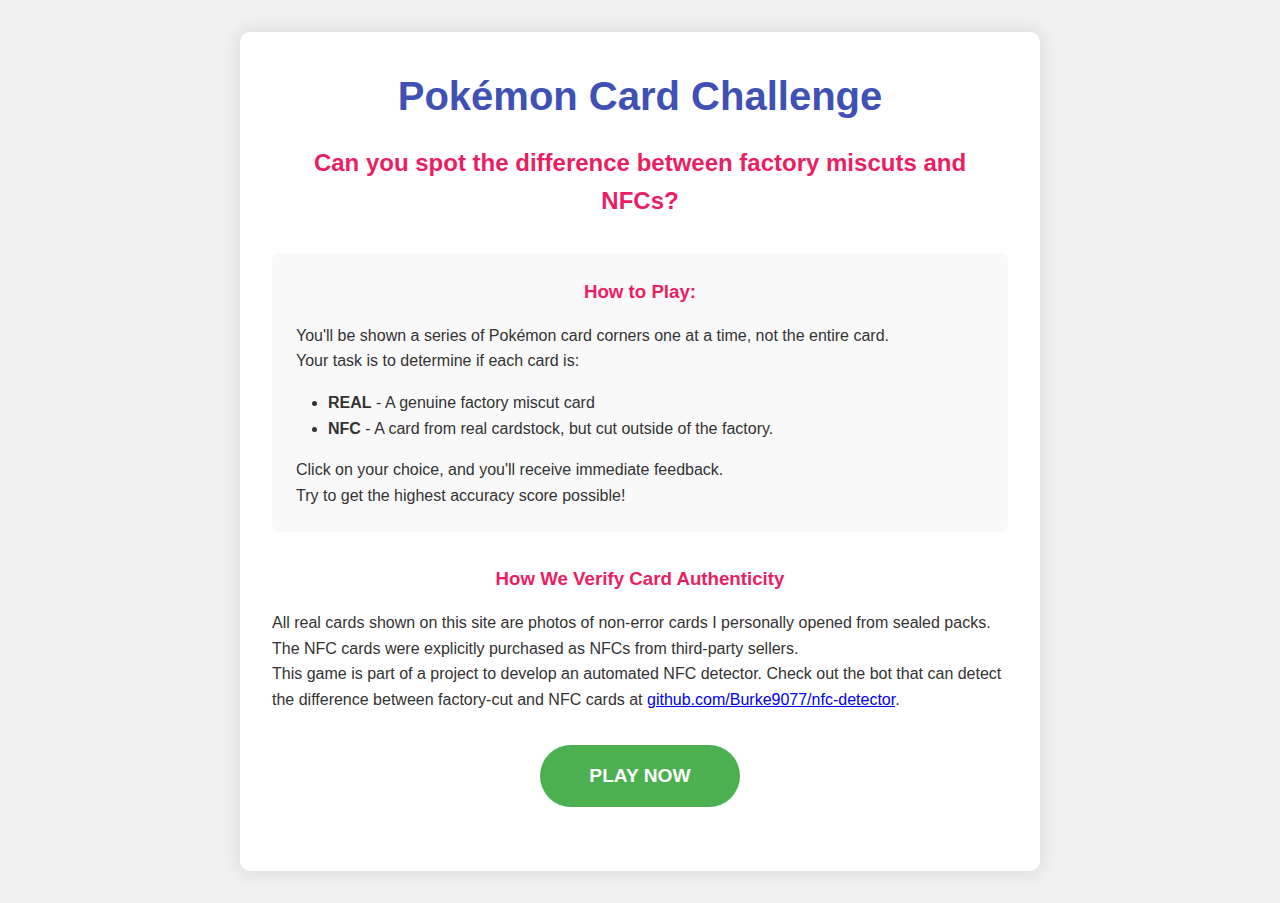
<file: index.html>
<!DOCTYPE html>
<html lang="en">
<head>
    <meta charset="UTF-8">
    <meta name="viewport" content="width=device-width, initial-scale=1.0">
    <title>Pokémon Card Challenge: Real or NFC?</title>
    <link rel="stylesheet" href="styles.css">
    <!-- Google tag (gtag.js) -->
    <script async src="https://www.googletagmanager.com/gtag/js?id=G-G58GDQFW27"></script>
    <script src="js/analytics.js"></script>
</head>
<body class="splash-page">
    <div class="container">
        <h1>Pokémon Card Challenge</h1>
        <h2>Can you spot the difference between factory miscuts and NFCs?</h2>
        
        <div class="instructions">
            <h3>How to Play:</h3>
            <p>You'll be shown a series of Pokémon card corners one at a time, not the entire card.</p>
            <p>Your task is to determine if each card is:</p>
            <ul>
                <li><strong>REAL</strong> - A genuine factory miscut card</li>
                <li><strong>NFC</strong> - A card from real cardstock, but cut outside of the factory.</li>
            </ul>
            <p>Click on your choice, and you'll receive immediate feedback.</p>
            <p>Try to get the highest accuracy score possible!</p>
        </div>
        
        <div class="card-authenticity-note">
            <h3>How We Verify Card Authenticity</h3>
            <p>All real cards shown on this site are photos of non-error cards I personally opened from sealed packs. 
            The NFC cards were explicitly purchased as NFCs from third-party sellers.</p>
            <p>This game is part of a project to develop an automated NFC detector. Check out the bot that can detect the difference between factory-cut and NFC cards at <a href="https://github.com/Burke9077/nfc-detector" target="_blank">github.com/Burke9077/nfc-detector</a>.</p>
        </div>

        <a href="game.html" class="play-button">PLAY NOW</a>
    </div>
</body>
</html>
</file>
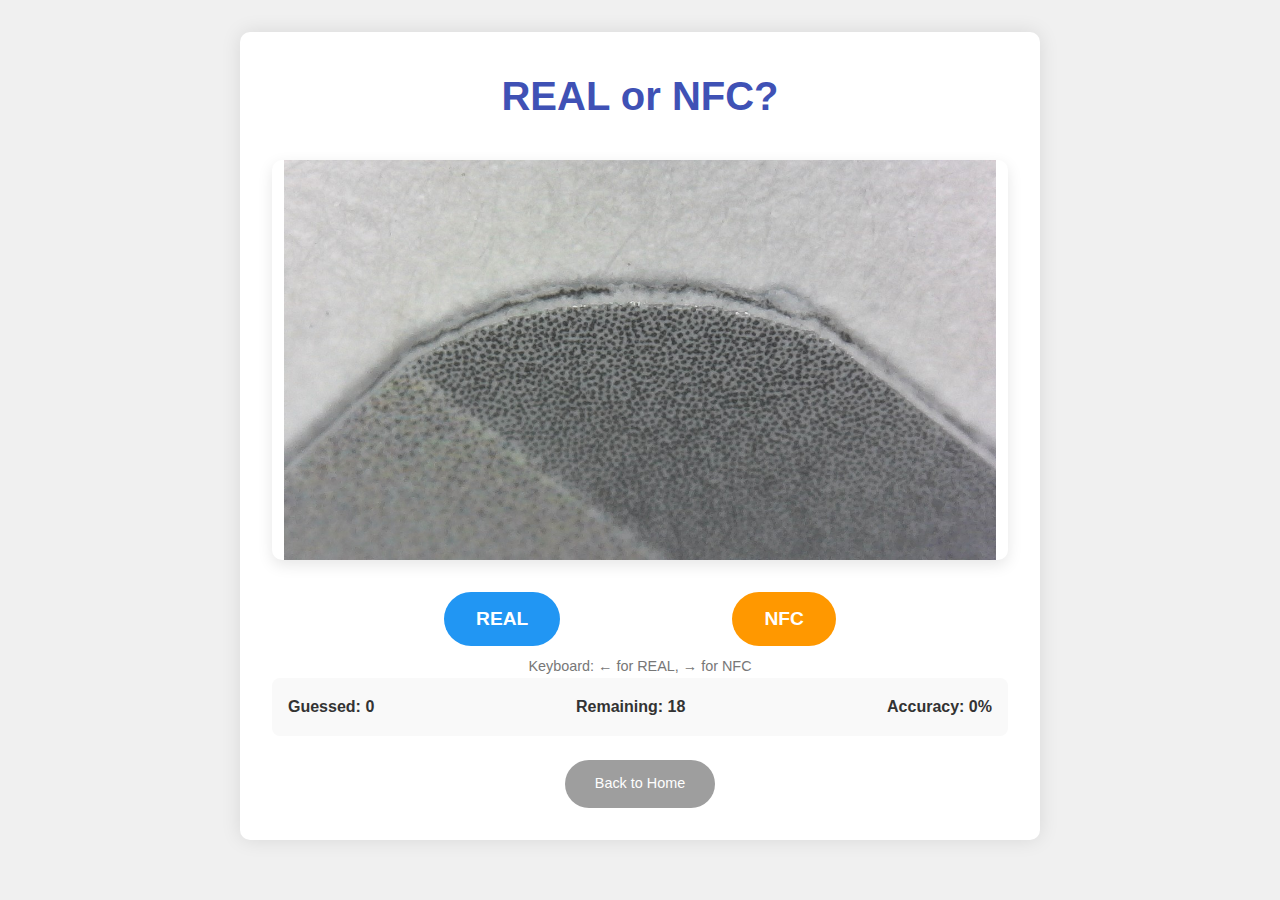
<file: game.html>
<!DOCTYPE html>
<html lang="en">
<head>
    <meta charset="UTF-8">
    <meta name="viewport" content="width=device-width, initial-scale=1.0">
    <title>Pokémon Card Challenge: Game</title>
    <link rel="stylesheet" href="styles.css">
    <!-- Add HTML2Canvas library -->
    <script src="https://html2canvas.hertzen.com/dist/html2canvas.min.js"></script>
    <!-- Google tag (gtag.js) -->
    <script async src="https://www.googletagmanager.com/gtag/js?id=G-G58GDQFW27"></script>
    <script src="js/analytics.js"></script>
</head>
<body class="game-page">
    <div class="container" id="game-container">
        <h1>REAL or NFC?</h1>
        
        <div id="card-container">
            <img id="card-image" src="" alt="Pokémon card">
            <div id="feedback" class="hidden"></div>
        </div>
        
        <div class="button-container">
            <button id="real-button" class="choice-button">REAL</button>
            <button id="nfc-button" class="choice-button">NFC</button>
        </div>
        
        <div class="score-container">
            <div class="score-item">
                <span>Guessed:</span>
                <span id="guessed">0</span>
            </div>
            <div class="score-item">
                <span>Remaining:</span>
                <span id="remaining">18</span>
            </div>
            <div class="score-item">
                <span>Accuracy:</span>
                <span id="accuracy">0%</span>
            </div>
        </div>
        
        <div id="results-section" class="hidden">
            <h2>Your Final Results</h2>
            <p class="final-score">Accuracy: <span id="final-accuracy">0%</span></p>
            <p class="final-score">Score: <span id="final-correct">0</span> / <span id="final-total">18</span></p>
        </div>
        
        <button id="download-button" class="download-button hidden">Save Results as Image</button>
        
        <a href="index.html" class="home-button">Back to Home</a>
    </div>

    <script src="game.js"></script>
</body>
</html>
</file>
<file: styles.css>
/* General Styles */
* {
    margin: 0;
    padding: 0;
    box-sizing: border-box;
}

body {
    font-family: 'Arial', sans-serif;
    line-height: 1.6;
    background-color: #f0f0f0;
    color: #333;
}

.container {
    max-width: 800px;
    margin: 0 auto;
    padding: 2rem;
    background-color: white;
    border-radius: 10px;
    box-shadow: 0 0 20px rgba(0, 0, 0, 0.1);
    margin-top: 2rem;
    margin-bottom: 2rem;
}

h1, h2, h3 {
    text-align: center;
    margin-bottom: 1rem;
    color: #e91e63;
}

h1 {
    font-size: 2.5rem;
    color: #3f51b5;
}

/* Splash Page Styles */
.splash-page .instructions {
    background-color: #f9f9f9;
    padding: 1.5rem;
    border-radius: 8px;
    margin: 2rem 0;
}

.instructions ul {
    margin: 1rem 0 1rem 2rem;
}

.play-button {
    display: block;
    width: 200px;
    margin: 2rem auto;
    padding: 1rem;
    background-color: #4caf50;
    color: white;
    text-align: center;
    text-decoration: none;
    font-size: 1.2rem;
    font-weight: bold;
    border-radius: 50px;
    transition: all 0.3s ease;
}

.play-button:hover {
    background-color: #388e3c;
    transform: scale(1.05);
    box-shadow: 0 5px 15px rgba(0, 0, 0, 0.2);
}

/* New styles for download button */
.download-button {
    display: block;
    width: 250px;
    margin: 1rem auto;
    padding: 1rem;
    background-color: #673ab7;
    color: white;
    text-align: center;
    text-decoration: none;
    font-size: 1.1rem;
    font-weight: bold;
    border: none;
    border-radius: 50px;
    cursor: pointer;
    transition: all 0.3s ease;
}

.download-button:hover {
    background-color: #512da8;
    transform: scale(1.05);
    box-shadow: 0 5px 15px rgba(0, 0, 0, 0.2);
}

/* Results section styling */
#results-section {
    background-color: #f5f5f5;
    padding: 1.5rem;
    border-radius: 8px;
    margin: 1.5rem 0;
    text-align: center;
    border: 2px solid #3f51b5;
}

.final-score {
    font-size: 1.3rem;
    margin: 0.8rem 0;
    font-weight: bold;
}

#final-accuracy, #final-correct, #final-total {
    color: #e91e63;
    font-size: 1.5rem;
}

/* Temporary results view for screenshot */
.temp-results {
    background-color: #f5f5f5;
    padding: 2rem;
    border-radius: 12px;
    margin: 2rem 0;
    text-align: center;
    border: 3px solid #3f51b5;
    box-shadow: 0 5px 15px rgba(0,0,0,0.1);
    border-top: 5px solid #3f51b5;
}

.temp-results h2 {
    color: #3f51b5;
    font-size: 2rem;
    margin-bottom: 1.5rem;
}

.results-icon {
    font-size: 4rem;
    margin: 1rem 0;
}

.results-stats {
    background-color: white;
    padding: 1.5rem;
    border-radius: 8px;
    display: flex;
    flex-direction: column;
    align-items: center; /* Center the score horizontally */
    justify-content: center; /* Center the score vertically */
    min-width: 60%;
    box-shadow: 0 3px 10px rgba(0,0,0,0.1);
    border: 1px solid #ddd;
}

.final-score {
    font-size: 1.3rem;
    margin: 1.2rem 0;
    font-weight: bold;
    color: #333;
    display: flex;
    justify-content: space-between;
    align-items: center;
    padding: 0 2rem;
}

.label {
    color: #333;
    font-size: 1.4rem;
    font-weight: bold;
}

.highlight {
    color: #e91e63;
    font-size: 1.5rem;
    font-weight: bold;
}

/* Screenshot container styling */
.screenshot-container {
    max-width: 600px;
    margin: 0 auto;
    background-color: white;
    border-radius: 15px;
    overflow: hidden;
    box-shadow: 0 5px 20px rgba(0,0,0,0.15);
    position: fixed;
    top: -1000px; /* Hide off-screen but render for screenshot */
}

.footer-note {
    margin-top: 2rem;
    padding-top: 1.5rem;
    border-top: 1px dashed #ccc;
    font-style: italic;
    color: #666;
}

.pokemon-icons {
    font-size: 1.8rem;
    margin-top: 0.8rem;
    letter-spacing: 0.5rem;
}

/* Game Page Styles */
#card-container {
    position: relative;
    width: 100%;
    height: 400px;
    margin: 2rem 0;
    overflow: hidden;
    border-radius: 10px;
    box-shadow: 0 5px 15px rgba(0, 0, 0, 0.1);
}

#card-image {
    width: 100%;
    height: 100%;
    object-fit: contain;
    display: block;
}

#feedback {
    position: absolute;
    top: 0;
    left: 0;
    width: 100%;
    height: 100%;
    display: flex;
    justify-content: center;
    align-items: center;
    font-size: 3rem;
    font-weight: bold;
    color: white;
    text-shadow: 2px 2px 4px rgba(0, 0, 0, 0.5);
}

.correct {
    background-color: rgba(76, 175, 80, 0.7);
    animation: fadeIn 0.5s;
}

.incorrect {
    background-color: rgba(244, 67, 54, 0.7);
    animation: fadeIn 0.5s;
}

@keyframes fadeIn {
    from { opacity: 0; }
    to { opacity: 1; }
}

.hidden {
    display: none !important;
}

.button-container {
    display: flex;
    justify-content: space-evenly;
    margin: 2rem 0;
    position: relative;
}

.choice-button {
    padding: 1rem 2rem;
    font-size: 1.2rem;
    font-weight: bold;
    border: none;
    border-radius: 50px;
    cursor: pointer;
    transition: all 0.3s ease;
}

#real-button {
    background-color: #2196f3;
    color: white;
}

#nfc-button {
    background-color: #ff9800;
    color: white;
}

.choice-button:hover {
    transform: scale(1.05);
    box-shadow: 0 5px 15px rgba(0, 0, 0, 0.2);
}

#real-button:hover {
    background-color: #1976d2;
}

#nfc-button:hover {
    background-color: #f57c00;
}

.score-container {
    display: flex;
    justify-content: space-between;
    background-color: #f9f9f9;
    padding: 1rem;
    border-radius: 8px;
    margin-bottom: 1.5rem;
}

.score-item {
    text-align: center;
    font-weight: bold;
}

.home-button {
    display: block;
    width: 150px;
    margin: 0 auto;
    padding: 0.8rem;
    background-color: #9e9e9e;
    color: white;
    text-align: center;
    text-decoration: none;
    font-size: 0.9rem;
    border-radius: 50px;
    transition: all 0.3s ease;
}

.home-button:hover {
    background-color: #757575;
}

/* Add styles for keyboard interaction */
.key-active {
    transform: scale(1.1);
    box-shadow: 0 0 15px rgba(255, 255, 255, 0.8);
    transition: all 0.1s ease;
}

/* Add keyboard shortcut hints in the game interface */
.button-container::after {
    content: "Keyboard: ← for REAL, → for NFC";
    display: block;
    text-align: center;
    margin-top: 1rem;
    font-size: 0.9rem;
    color: #777;
    width: 100%;
    position: absolute;
    left: 0;
    bottom: -2rem;
}
</file>
